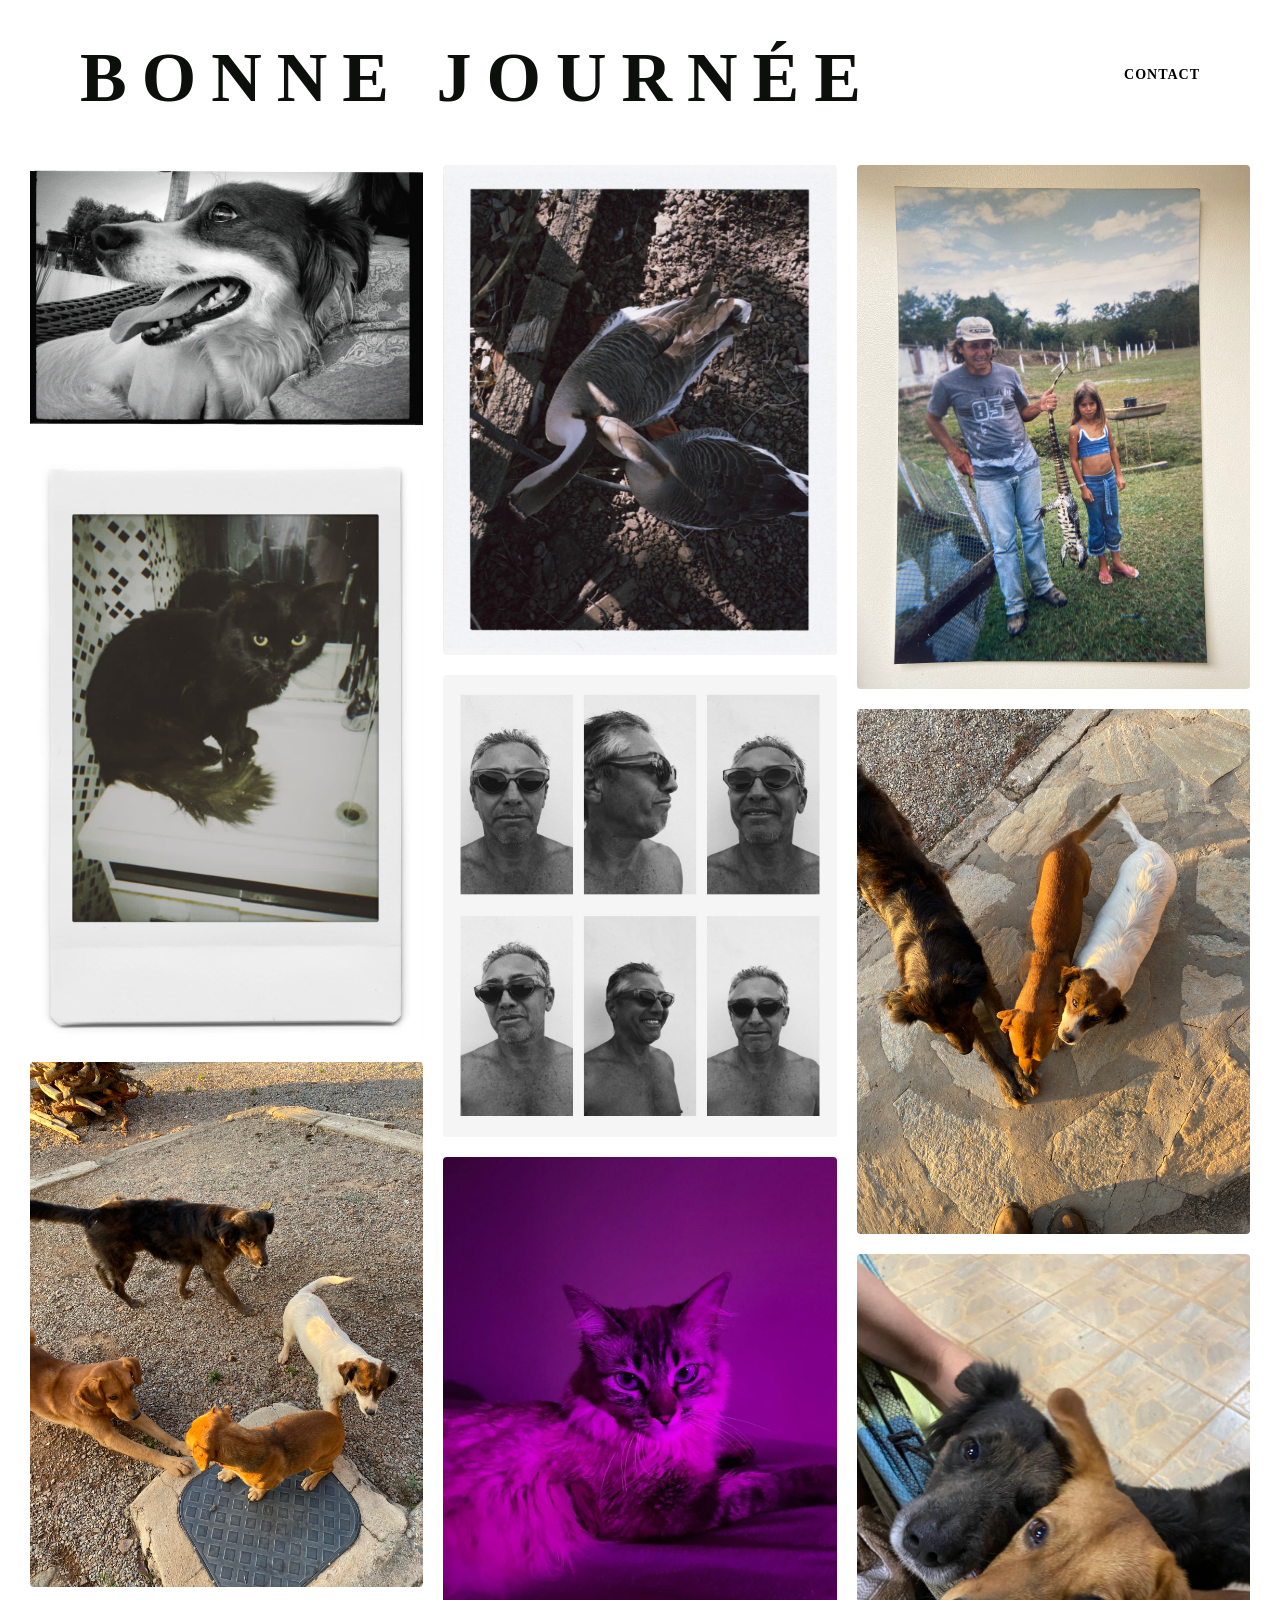
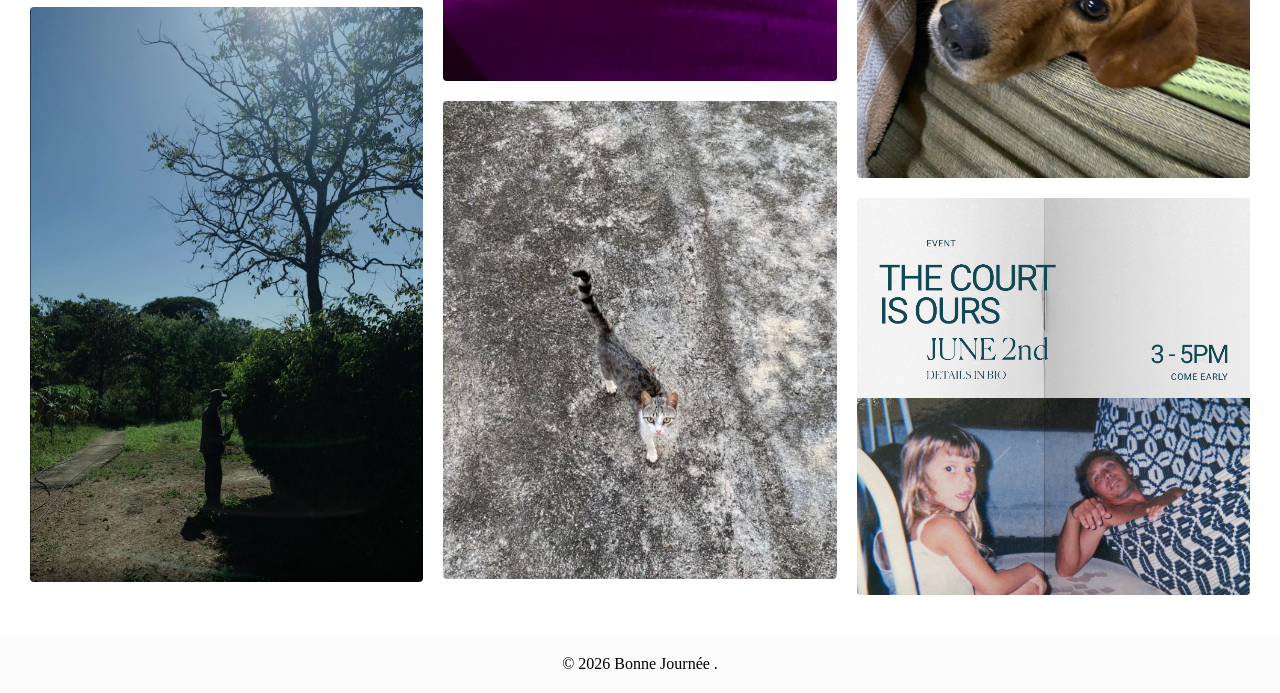
<file: index.html>
<!DOCTYPE html>
<html lang="pt-br">
<head>
    <meta charset="UTF-8">
    <meta name="viewport" content="width=device-width, initial-scale=1.0">
    <title>bonnejournée</title>

    <!-- OBS: Helvetica Neue não está no Google Fonts — este link não funciona -->
    <!-- Você pode deixar somente Helvetica do sistema -->
    <link rel="stylesheet" href="style.css">
</head>

<body>

    <!-- NAVBAR -->
    <header class="navbar">
        <h1 class="logo">BONNE JOURNÉE</h1>

        <nav class="menu">
            <a href="contact.html">CONTACT</a>
        </nav>
    </header>

    <!-- GALERIA -->
    <section class="gallery">
        <img src="src/susinha.jpg" class="img-box" alt="Foto da galeria 1">
        <img src="src/negao.jpeg" class="img-box" alt="Foto da galeria 2">
        <img src="src/4 dogs.jpeg" class="img-box" alt="Foto da galeria 1">
        <img src="src/gil.jpeg" class="img-box" alt="Foto da galeria 2">
        <img src="src/patos.jpeg" class="img-box" alt="Foto da galeria 1">
        <img src="src/WhatsApp Image 2026-01-25 at 14.37.03.jpeg" class="img-box" alt="Foto da galeria 2">
        <img src="src/sisinhaneon.jpeg" class="img-box" alt="Foto da galeria 1">
        <img src="src/shoshana.jpeg" class="img-box" alt="Foto da galeria 2">
        <img src="src/image13.jpeg" class="img-box" alt="Foto da galeria 1">
        <img src="src/image2.jpeg" class="img-box" alt="Foto da galeria 2">
        <img src="src/dogsrede.jpeg" class="img-box" alt="Foto da galeria 1">
        <img src="src/image9 (1).png" class="img-box" alt="Foto da galeria 2">
    </section>

    <!-- FOOTER -->
    <footer>
        <p>© 2026 Bonne Journée .





            
        </p>
    </footer>

</body>
</html>
</file>
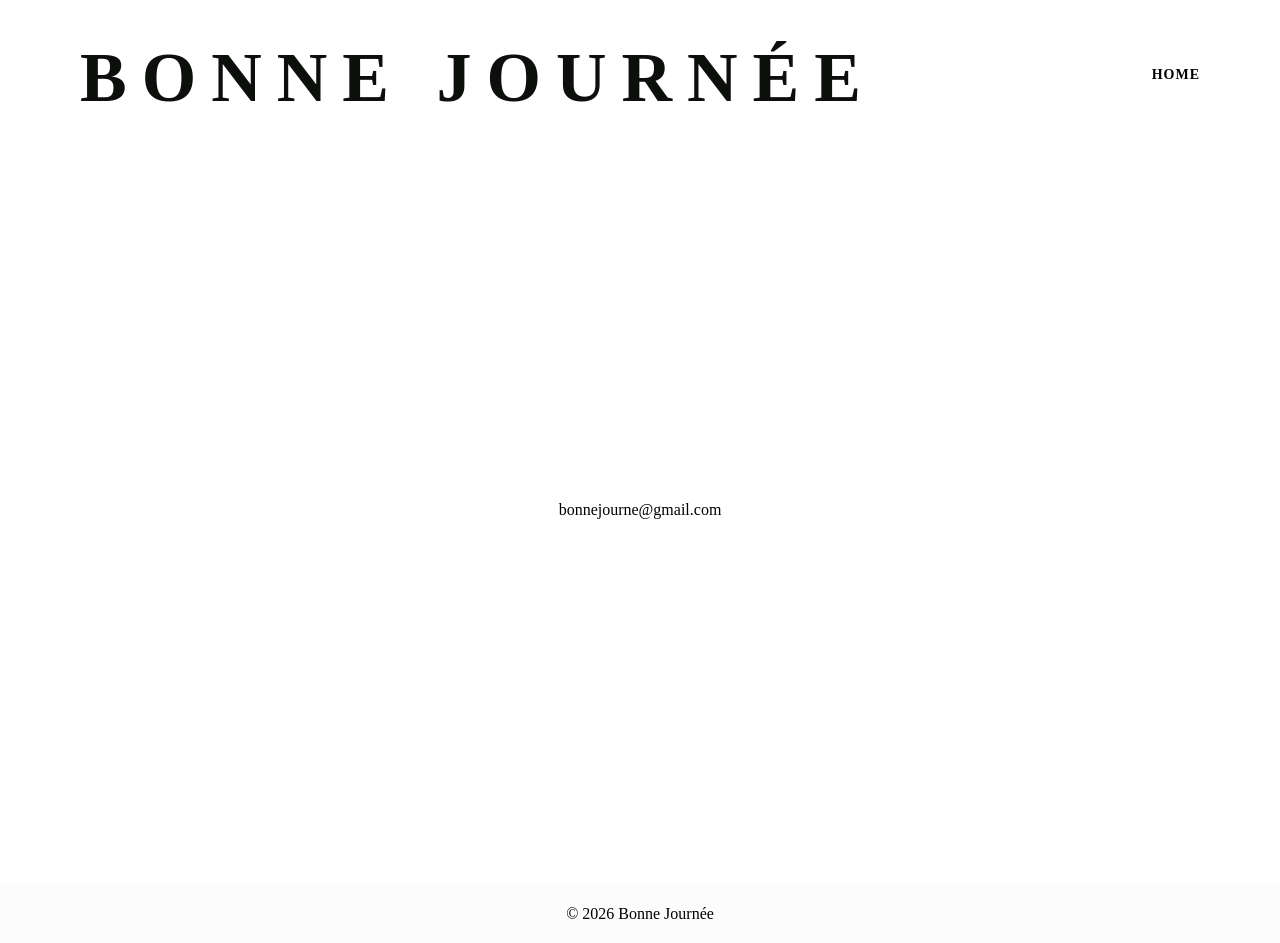
<file: contact.html>
<!DOCTYPE html>
<html lang="pt-br">
<head>
    <meta charset="UTF-8">
    <meta name="viewport" content="width=device-width, initial-scale=1.0">
    <title> CONTACT | Bonne Journée </title>

    <link rel="stylesheet" href="style.css">
</head>
<body>

    <header class="navbar">
        <h1 class="logo"> BONNE JOURNÉE </h1>

        <nav class="menu">
            <a href="index.html">HOME</a>
        </nav>
    </header>

    <section class="contact-container">
    <p>bonnejourne@gmail.com</p>
    </section>


    <!-- FOOTER -->
    <footer>
        <p>© 2026 Bonne Journée </p>
    </footer>

</body>
</html>
</file>
<file: style.css>
/* Reset básico */
* {
    margin: 0;
    padding: 0;
    box-sizing: border-box;
}

body {
    display: flex;
    flex-direction: column;
    min-height: 100vh; /* Faz com que a página ocupe 100% da altura da tela */
}

/* NAVBAR */
.navbar {
    width: 100%;
    padding: 40px 80px 20px 80px;
    display: flex;
    justify-content: space-between;
    align-items: flex-start;
}

/* TÍTULO */
.logo {
    font-size: 70px;
    font-weight: 700;
    letter-spacing: 15px;
    color: #0c0f0b;
    line-height: 75px;
}

/* MENU */
.menu {
    margin-top: 25px;
}

.menu a {
    text-decoration: none;
    color: black;
    font-size: 14px;
    font-weight: 600;
    margin-left: 25px;
    letter-spacing: 1px;
    transition: opacity 0.3s ease;
}

.menu a:hover {
    opacity: 0.6;
}

.gallery {
    column-count: 3;        /* número de colunas */
    column-gap: 20px;       /* espaçamento entre colunas */
    padding: 30px;
}

.img-box {
    width: 100%;
    margin-bottom: 20px;
    border-radius: 4px;
    display: block;
}

/* PÁGINA DE CONTATO CENTRALIZADA */
.contact-container {
    width: 100%;
    height: calc(100vh - 150px); /* deixa espaço para a navbar */
    
    display: flex;
    flex-direction: column;
    justify-content: center;   /* centraliza vertical */
    align-items: center;       /* centraliza horizontal */
    text-align: center;
}


.contact-container h2 {
    font-size: 40px;
    margin-bottom: 20px;
    letter-spacing: 3px;
}

footer {
    margin-top: auto; /* Faz com que o footer vá para o final da página */
    text-align: center;
    padding: 20px 0;
    font-size: 16px;
    background-color: #f8f8f867;
}

/* RESPONSIVIDADE */
@media (max-width: 900px) {
    .logo {
        font-size: 45px;
        letter-spacing: 10px;
        line-height: 50px;
    }

    .navbar {
        padding: 20px 40px;
    }

    .menu a {
        margin-left: 15px;
        font-size: 13px;
    }

    .img-box {
        width: 100%;
    }

    .gallery {
        flex-direction: column;
        padding: 20px;
    }
}

@media (max-width: 600px) {
    .logo {
        font-size: 32px;
        letter-spacing: 5px;
    }
}

@media (max-width: 900px) {
    .gallery {
        column-count: 2;
    }
}

@media (max-width: 600px) {
    .gallery {
        column-count: 1;
    }
}
</file>
